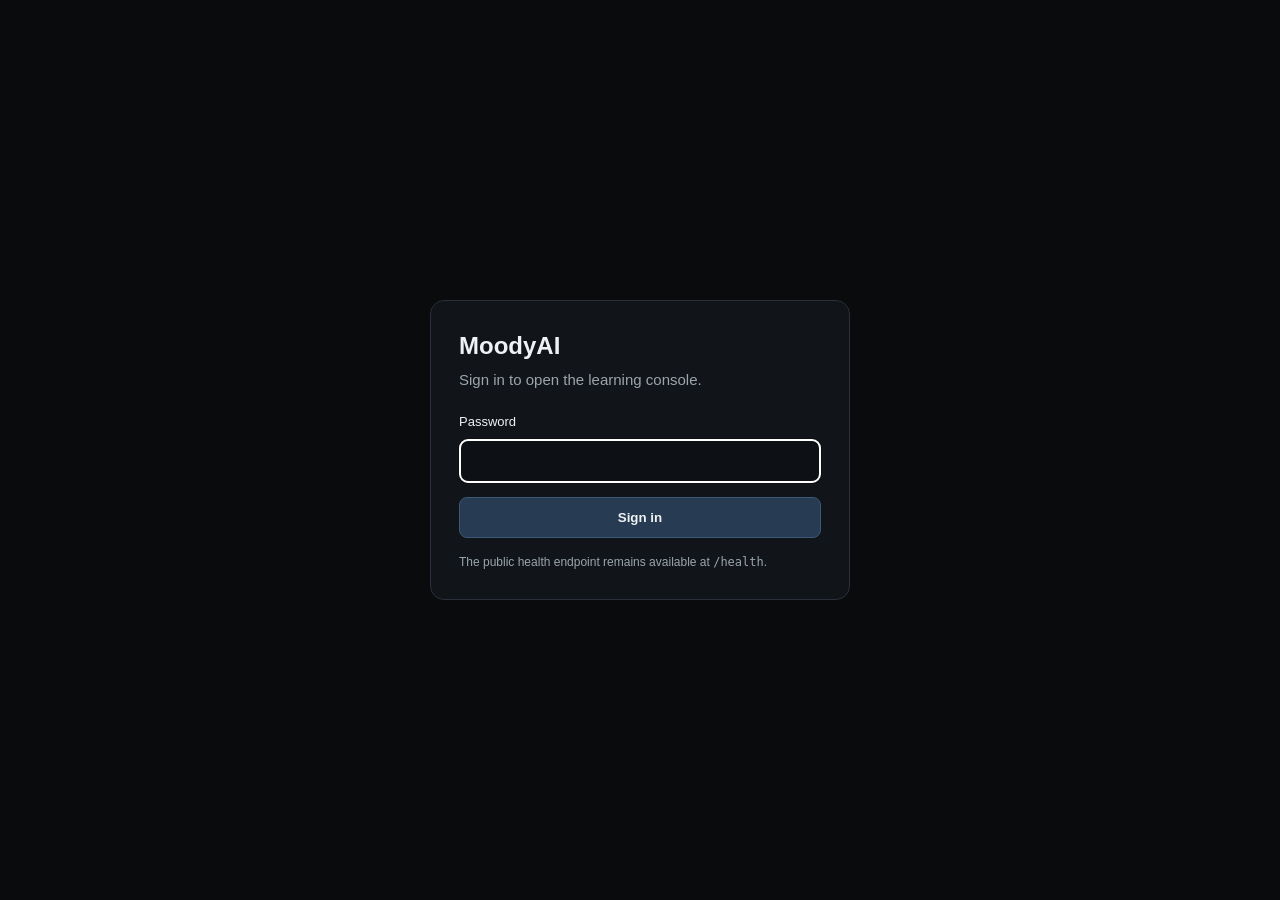
<file: static/login.html>
<!doctype html>
<html lang="en"><head><meta charset="utf-8"><meta name="viewport" content="width=device-width,initial-scale=1">
<title>MoodyAI — Sign in</title>
<style>:root{color-scheme:dark;--bg:#090b0d;--panel:#111519;--line:#293039;--text:#eef2f4;--muted:#9aa5ad;--accent:#273b53}*{box-sizing:border-box}body{margin:0;min-height:100vh;display:grid;place-items:center;background:var(--bg);color:var(--text);font:15px/1.45 -apple-system,BlinkMacSystemFont,"Segoe UI",sans-serif}.card{width:min(420px,calc(100vw - 32px));background:var(--panel);border:1px solid var(--line);border-radius:14px;padding:28px}h1{margin:0 0 6px;font-size:24px}p{margin:0 0 22px;color:var(--muted)}label{display:block;font-size:13px;margin-bottom:7px}input{width:100%;padding:12px;border-radius:8px;border:1px solid var(--line);background:#0d1115;color:var(--text);font-size:16px}button{width:100%;margin-top:14px;padding:12px;border:1px solid #3b5878;border-radius:8px;background:var(--accent);color:var(--text);font-weight:700;cursor:pointer}.error{margin-top:12px;color:#e1a1a1;display:none}.small{font-size:12px;color:var(--muted);margin-top:16px}</style></head>
<body><main class="card"><h1>MoodyAI</h1><p>Sign in to open the learning console.</p><form id="login"><label for="password">Password</label><input id="password" name="password" type="password" autocomplete="current-password" required autofocus><button type="submit">Sign in</button><div id="error" class="error"></div></form><div class="small">The public health endpoint remains available at <code>/health</code>.</div></main>
<script>document.getElementById('login').addEventListener('submit',async e=>{e.preventDefault();const error=document.getElementById('error');error.style.display='none';const body=new URLSearchParams({password:document.getElementById('password').value});const r=await fetch('/login',{method:'POST',headers:{'Content-Type':'application/x-www-form-urlencoded'},body});if(r.ok){location.href='/learning';return}let message='Sign-in failed.';try{const d=await r.json();message=d.detail||message}catch{}error.textContent=message;error.style.display='block'})</script></body></html>
</file>
